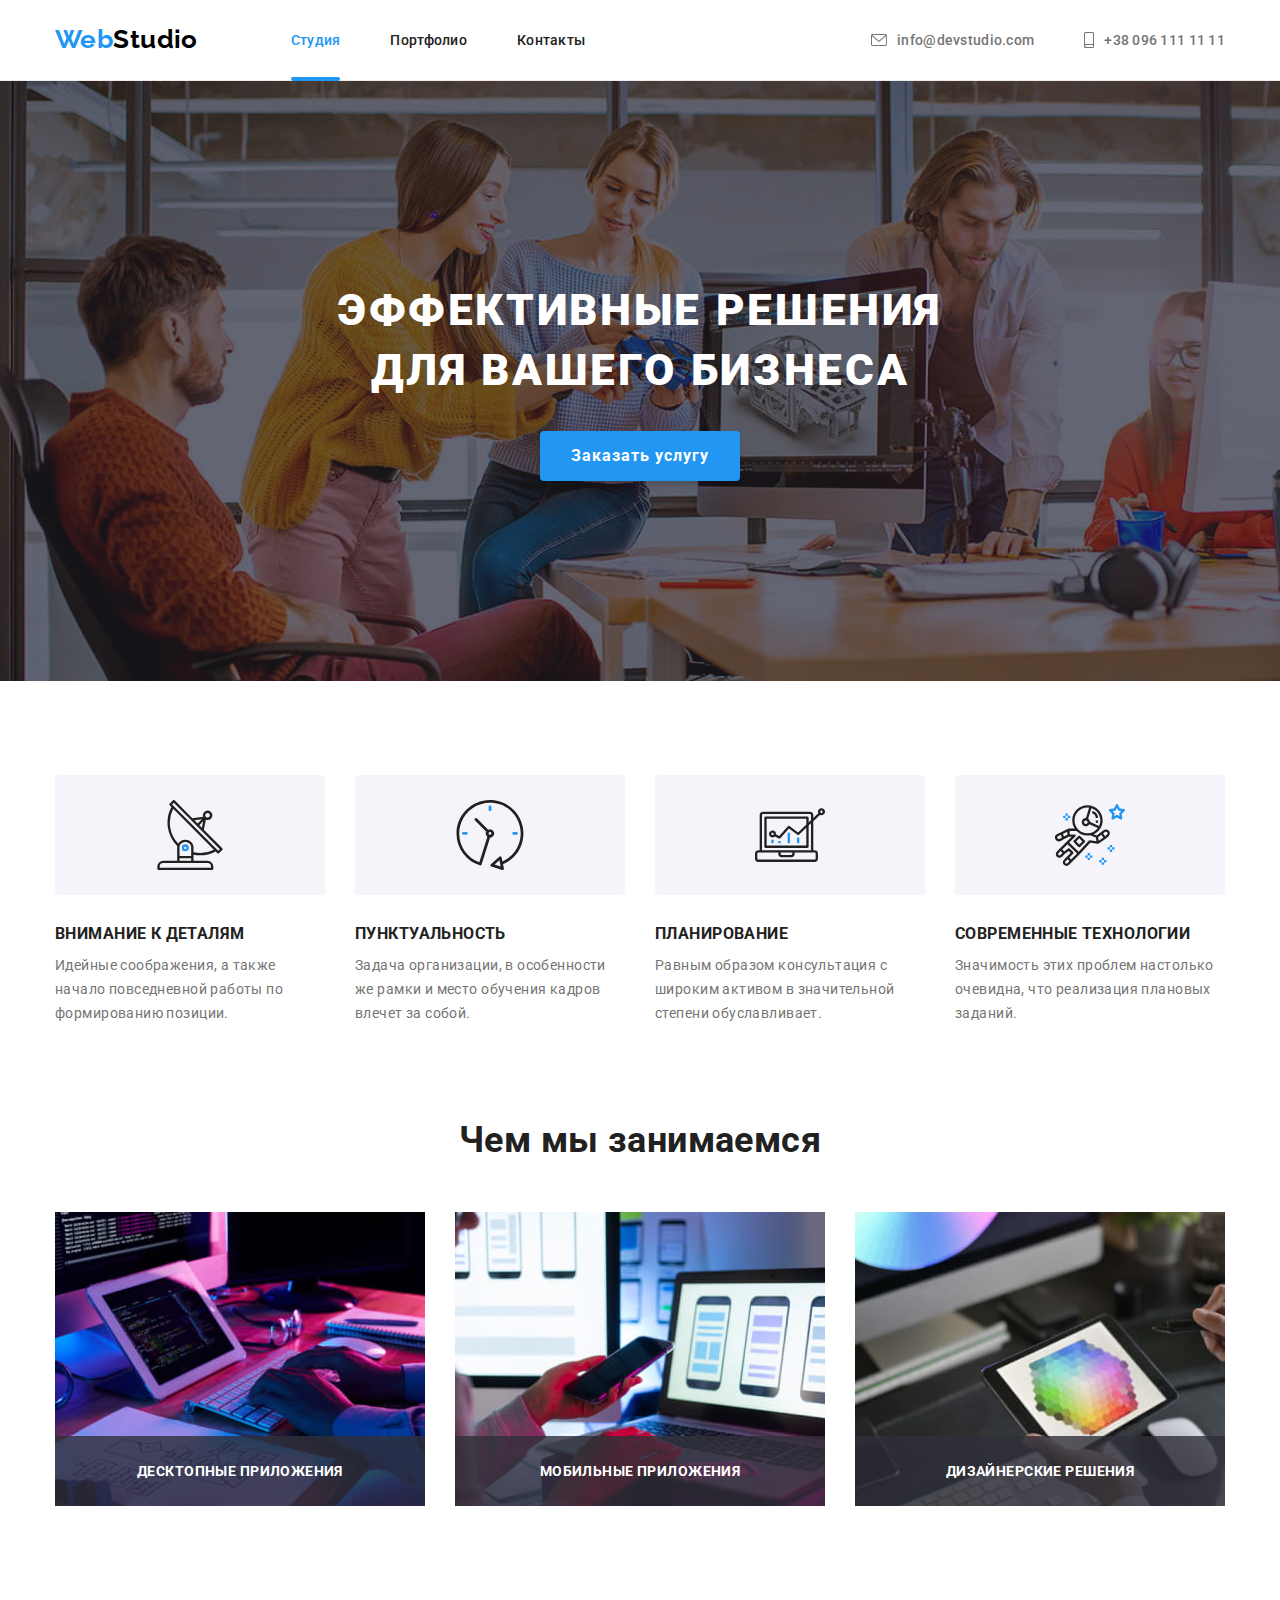
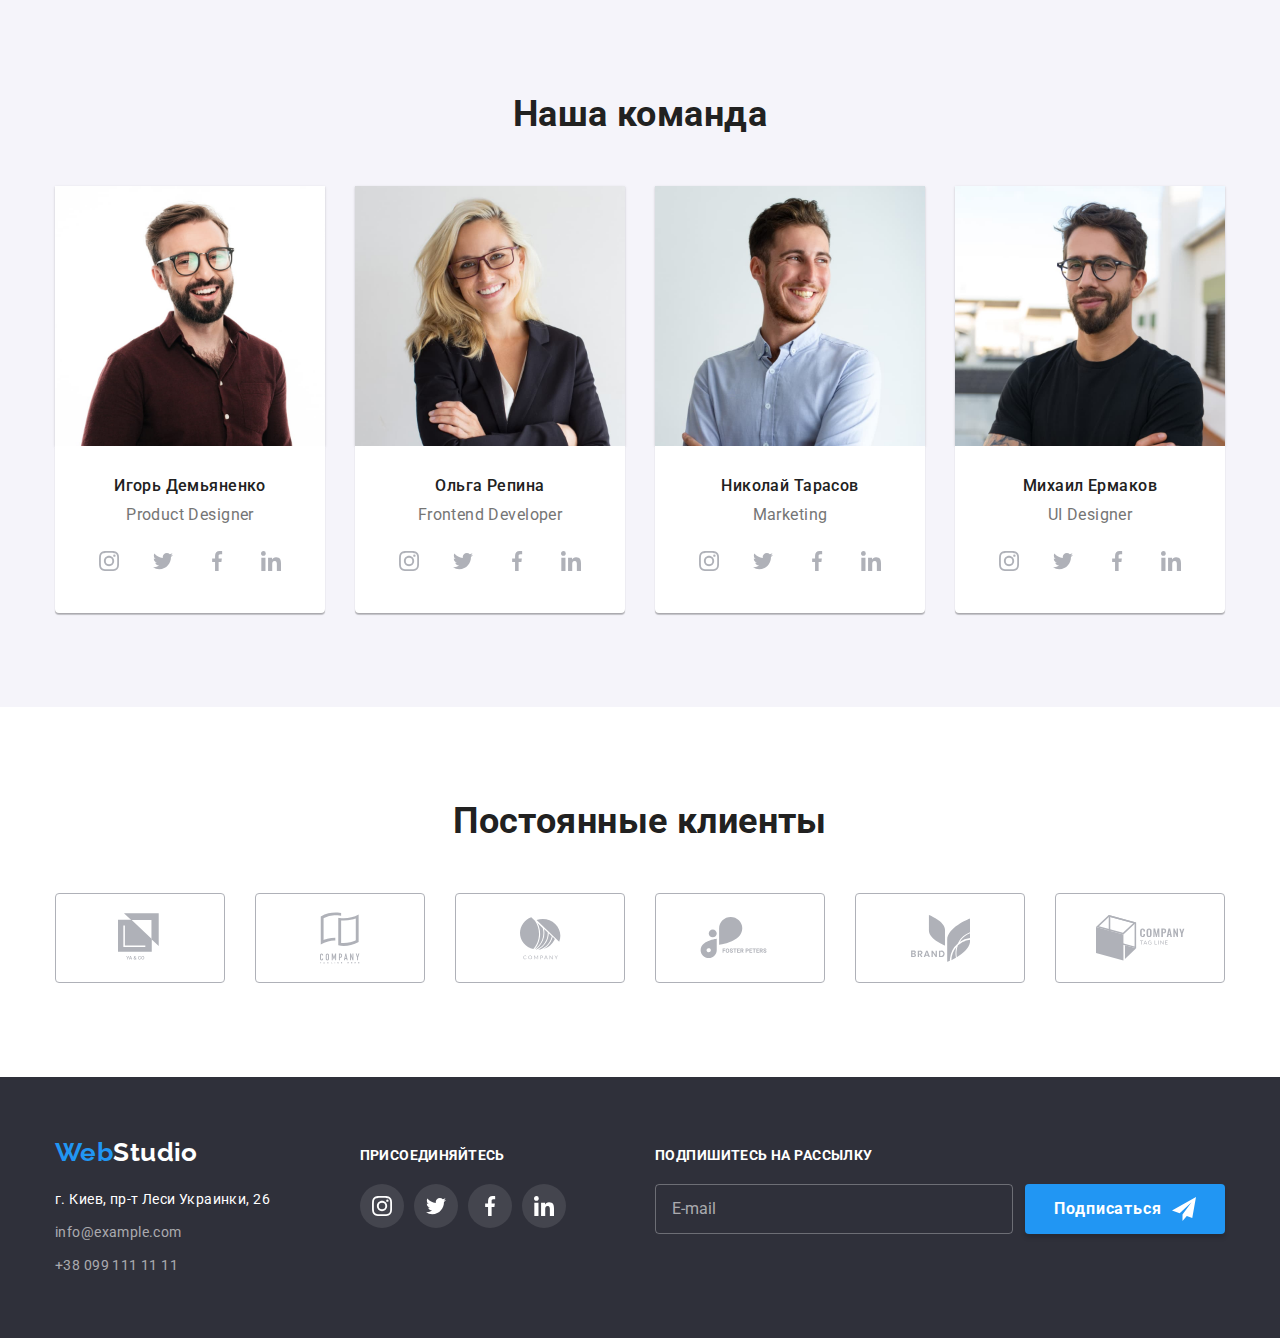
<file: index.html>
<!DOCTYPE html>
<html lang="ru">
    
<head>
    <meta charset="UTF-8">
    <meta name="viewport" content="width=device-width, initial-scale=1.0">
    <title lang="en">WebStudio</title>
    <link rel="preconnect" href="https://fonts.gstatic.com">
    <link rel="stylesheet"
        href="https://fonts.googleapis.com/css2?family=Raleway:wght@700&family=Roboto:wght@400;500;700;900&display=swap"
    />
    <link rel="stylesheet" 
        href="https://cdnjs.cloudflare.com/ajax/libs/modern-normalize/1.0.0/modern-normalize.min.css" 
    />
    <link rel="stylesheet" href="./css/visually-hidden.css"/>
    <link rel="stylesheet" href="./css/main.min.css">
</head>

<body>

    <header class="page-header">
        <div class="main-nav container">
            <!--Navigation area-->
            <a class="logo" href="./index.html" aria-label="логотип сайта" lang="en">
                <span class="logo__accent">Web</span>Studio
            </a>
            <nav class="nav">
                <ul class="nav__list">
                    <li class="nav__item">
                        <a class="nav__link current" href="./index.html">Студия</a>
                    </li>
                    <li class="nav__item">
                        <a class="nav__link" href="./portfolio.html">Портфолио</a>
                    </li>
                    <li class="nav__item">
                        <a class="nav__link" href="#">Контакты</a>
                    </li>
                </ul>
            </nav>
            <!--Contacts area-->
            <address class="contact-info">
                <ul class="contact-info__list">
                    <li class="contact-info__item">
                        <a class="contact-info__link" href="mailto:info@devstudio.com">
                            <svg class="contact-info__icon" width="16px" height="12px" >
                                <use href="./images/sprite.svg#envelope"></use>
                            </svg>
                            <span>info@devstudio.com</span>
                        </a>
                    </li>
                    <li class="contact-info__item">
                        <a class="contact-info__link" href="tel:+380961111111">
                            <svg class="contact-info__icon" width="10px" height="16px">
                                <use href="./images/sprite.svg#smartphone"></use>
                            </svg>
                            <span>+38 096 111 11 11</span>
                        </a>
                    </li>
                </ul>
            </address>
        </div>
    </header>

    <main>
        <!--Hero area-->
            <section class="hero">
                <div class="hero__content container">
                    <h1 class="hero__title">Эффективные решения <br> 
                        для вашего бизнеса</h1>
                    <button type="button" class="btn" data-modal-open>Заказать услугу</button>
                </div>
            </section>

        <!--Our Features-->
        <section class="features section">
            <div class="container">
                <h2 class="visually-hidden">Нашы способности</h2>
                <ul class="features__list">
                    <li class="features__item">
                        <div class="features__icon-container">
                            <svg class="features__icon" width="70px" height="70px">
                                <use href="./images/sprite.svg#antenna"></use>
                            </svg>
                        </div> 
                        <h3 class="features__title">Внимание к деталям</h3>
                        <p class="features__description">Идейные соображения, а также начало повседневной работы по формированию позиции.
                        </p>
                    </li>
                    <li class="features__item">
                        <div class="features__icon-container">
                            <svg class="features__icon" width="70px" height="70px">
                                <use href="./images/sprite.svg#clock"></use>
                            </svg>
                        </div>
                        <h3 class="features__title">Пунктуальность</h3>
                        <p class="features__description">Задача организации, в особенности же рамки и место обучения кадров влечет за
                            собой.</p>
                    </li>
                    <li class="features__item">
                        <div class="features__icon-container">
                            <svg class="features__icon" width="70px" height="70px">
                                <use href="./images/sprite.svg#diagram"></use>
                            </svg>
                        </div>
                        <h3 class="features__title">Планирование</h3>
                        <p class="features__description">Равным образом консультация с широким активом в значительной степени
                            обуславливает.</p>
                    </li>
                    <li class="features__item">
                        <div class="features__icon-container">
                            <svg class="features__icon" width="70px" height="70px">
                                <use href="./images/sprite.svg#astronaut"></use>
                            </svg>
                        </div>
                        <h3 class="features__title">Современные технологии</h3>
                        <p class="features__description">Значимость этих проблем настолько очевидна, что реализация плановых заданий.</p>
                    </li>
                </ul>
            </div>
        </section>

        <!--Scope area-->
        <section class="scope section">
            <div class="container">
                <h2 class="section__title">Чем мы занимаемся</h2>
                <ul class="scope__list">
                    <li class="scope__item">
                        <img src="./images/services/service1.jpg" 
                        alt="Человек печатает на клавиатуре код" 
                        width="370" height="294">
                        <h3 class="scope__header">
                            ДЕСКТОПНЫЕ ПРИЛОЖЕНИЯ
                        </h3>
                    </li>
                    <li class="scope__item">
                        <img src="./images/services/service2.jpg" 
                        alt="Женщина синхронизирует мобильный с лэптопом" 
                        width="370" height="294">
                        <h3 class="scope__header">
                            МОБИЛЬНЫЕ ПРИЛОЖЕНИЯ
                        </h3>
                    </li>
                    <li class="scope__item">
                        <img src="./images/services/service3.jpg" 
                        alt="Рисование на планшете" 
                        width="370" height="294">
                        <h3 class="scope__header">
                            ДИЗАЙНЕРСКИЕ РЕШЕНИЯ
                        </h3>
                    </li>
                </ul>
            </div>
        </section>

        <!--Our Team-->
        <section class="team section">
            <div class="container">
                <h2 class="section__title">Наша команда</h2>
                <ul class="team__list">
                    <li class="team__item">
                        <img class="team__img" src="./images/team/team-member-1.jpg" alt="На фото Игорь Демьяненко" width="270"
                            height="260">
                        <div class="team__text-container">
                            <h3 class="team__title">Игорь Демьяненко</h3>
                            <p class="team__description" lang="en">Product Designer</p>
                            <ul class="socials">
                                <li class="socials__item">
                                    <a href="" class="socials__link" aria-label="Instagram">
                                        <svg class="socials__icon socials-light-theme" width="20px" height="20px">
                                            <use href="./images/sprite.svg#instagram"></use>
                                        </svg>
                                    </a>
                                </li>
                                <li class="socials__item">
                                    <a href="" class="socials__link" aria-label="Twitter">
                                        <svg class="socials__icon socials-light-theme" width="20px" height="20px">
                                            <use href="./images/sprite.svg#twitter"></use>
                                        </svg>
                                    </a>
                                </li>
                                <li class="socials__item">
                                    <a href="" class="socials__link" aria-label="Facebook">
                                        <svg class="socials__icon socials-light-theme" width="20px" height="20px">
                                            <use href="./images/sprite.svg#facebook"></use>
                                        </svg>
                                    </a>
                                </li>
                                <li class="socials__item">
                                    <a href="" class="socials__link" aria-label="Linkedin">
                                        <svg class="socials__icon socials-light-theme" width="20px" height="20px">
                                            <use href="./images/sprite.svg#linkedin"></use>
                                        </svg>
                                    </a>
                                </li>
                            </ul>
                        </div>
                    </li>
                    <li class="team__item">
                        <img class="team__img" src="./images/team/team-member-2.jpg" alt="На фото Ольга Репина" width="270"
                            height="260">
                        <div class="team__text-container">
                            <h3 class="team__title">Ольга Репина</h3>
                            <p class="team__description" lang="en">Frontend Developer</p>
                            <ul class="socials">
                                <li class="socials__item">
                                    <a href="" class="socials__link" aria-label="Instagram">
                                        <svg class="socials__icon socials-light-theme" width="20px" height="20px">
                                            <use href="./images/sprite.svg#instagram"></use>
                                        </svg>
                                    </a>
                                </li>
                                <li class="socials__item">
                                    <a href="" class="socials__link" aria-label="Twitter">
                                        <svg class="socials__icon socials-light-theme" width="20px" height="20px">
                                            <use href="./images/sprite.svg#twitter"></use>
                                        </svg>
                                    </a>
                                </li>
                                <li class="socials__item">
                                    <a href="" class="socials__link" aria-label="Facebook">
                                        <svg class="socials__icon socials-light-theme" width="20px" height="20px">
                                            <use href="./images/sprite.svg#facebook"></use>
                                        </svg>
                                    </a>
                                </li>
                                <li class="socials__item">
                                    <a href="" class="socials__link" aria-label="Linkedin">
                                        <svg class="socials__icon socials-light-theme" width="20px" height="20px">
                                            <use href="./images/sprite.svg#linkedin"></use>
                                        </svg>
                                    </a>
                                </li>
                            </ul>
                        </div>
                    </li>
                    <li class="team__item">
                        <img class="team__img" src="./images/team/team-member-3.jpg" alt="На фото Николай Тарасов" width="270"
                            height="260">
                        <div class="team__text-container">
                            <h3 class="team__title">Николай Тарасов</h3>
                            <p class="team__description" lang="en">Marketing</p>
                            <ul class="socials">
                                <li class="socials__item">
                                    <a href="" class="socials__link" aria-label="Instagram">
                                        <svg class="socials__icon socials-light-theme" width="20px" height="20px">
                                            <use href="./images/sprite.svg#instagram"></use>
                                        </svg>
                                    </a>
                                </li>
                                <li class="socials__item">
                                    <a href="" class="socials__link" aria-label="Twitter">
                                        <svg class="socials__icon socials-light-theme" width="20px" height="20px">
                                            <use href="./images/sprite.svg#twitter"></use>
                                        </svg>
                                    </a>
                                </li>
                                <li class="socials__item">
                                    <a href="" class="socials__link" aria-label="Facebook">
                                        <svg class="socials__icon socials-light-theme" width="20px" height="20px">
                                            <use href="./images/sprite.svg#facebook"></use>
                                        </svg>
                                    </a>
                                </li>
                                <li class="socials__item">
                                    <a href="" class="socials__link" aria-label="Linkedin">
                                        <svg class="socials__icon socials-light-theme" width="20px" height="20px">
                                            <use href="./images/sprite.svg#linkedin"></use>
                                        </svg>
                                    </a>
                                </li>
                            </ul>
                        </div>
                    </li>
                    <li class="team__item">
                        <img class="team__img" src="./images/team/team-member-4.jpg" alt="На фото Михаил Ермаков" width="270"
                            height="260">
                        <div class="team__text-container">
                            <h3 class="team__title">Михаил Ермаков</h3>
                            <p class="team__description" lang="en">UI Designer</p>
                            <ul class="socials">
                                <li class="socials__item">
                                    <a href="" class="socials__link" aria-label="Instagram">
                                        <svg class="socials__icon socials-light-theme" width="20px" height="20px">
                                            <use href="./images/sprite.svg#instagram"></use>
                                        </svg>
                                    </a>
                                </li>
                                <li class="socials__item">
                                    <a href="" class="socials__link" aria-label="Twitter">
                                        <svg class="socials__icon socials-light-theme" width="20px" height="20px">
                                            <use href="./images/sprite.svg#twitter"></use>
                                        </svg>
                                    </a>
                                </li>
                                <li class="socials__item">
                                    <a href="" class="socials__link" aria-label="Facebook">
                                        <svg class="socials__icon socials-light-theme" width="20px" height="20px">
                                            <use href="./images/sprite.svg#facebook"></use>
                                        </svg>
                                    </a>
                                </li>
                                <li class="socials__item">
                                    <a href="" class="socials__link" aria-label="Linkedin">
                                        <svg class="socials__icon socials-light-theme" width="20px" height="20px">
                                            <use href="./images/sprite.svg#linkedin"></use>
                                        </svg>
                                    </a>
                                </li>
                            </ul>
                        </div>
                    </li>
                </ul>
            </div>
        </section>

        <!--Our Team-->
        <section class="clients section">
            <h2 class="section__title">Постоянные клиенты</h2>
            <ul class="clients__list">
                <li class="clients__item">
                    <a class="clients__link" href="" aria-label="client-1">
                        <svg class="clients__icon" width="45px" height="50px">
                            <use href="./images/sprite.svg#logo-1"></use>
                        </svg>
                    </a>
                </li>
                <li class="clients__item">
                    <a class="clients__link" href="" aria-label="client-2">
                        <svg class="clients__icon" width="40px" height="52px">
                            <use href="./images/sprite.svg#logo-2"></use>
                        </svg>
                    </a>
                </li>
                <li class="clients__item">
                    <a class="clients__link" href="" aria-label="client 3">
                        <svg class="clients__icon" width="41px" height="43px">
                            <use href="./images/sprite.svg#logo-3"></use>
                        </svg>
                    </a>
                </li>
                <li class="clients__item">
                    <a class="clients__link" href="" aria-label="client 4">
                        <svg class="clients__icon" width="80px" height="42px">
                            <use href="./images/sprite.svg#logo-4"></use>
                        </svg>
                    </a>
                </li>
                <li class="clients__item">
                    <a class="clients__link" href="" aria-label="client 5">
                        <svg class="clients__icon" width="59px" height="47px">
                            <use href="./images/sprite.svg#logo-5"></use>
                        </svg>
                    </a>
                </li>
                <li class="clients__item">
                    <a class="clients__link" href="" aria-label="client 6">
                        <svg class="clients__icon" width="89px" height="46px">
                            <use href="./images/sprite.svg#logo-6"></use>
                        </svg>
                    </a>
                </li>
            </ul>
        </section>

    </main>

    <!--Footer Info-->
    <footer class="footer">
        <div class="footer__info-container container">
           <div class="footer__contacts">
                <a class="logo footer__logo" href="./index.html" aria-label="логотип сайта" lang="en">
                    <span class="logo__accent">Web</span><span class="logo__dark-theme">Studio</span>
                </a>
                <address class="address">
                    <ul>
                        <li class="address__item">
                            <a class="address__link light-theme" href="https://goo.gl/maps/2tUUcAxCezGDa8WKA" target="_blank"
                                rel="noreferrer noopener">г. Киев, пр-т Леси Украинки, 26</a>
                        </li>
                        <li class="address__item">
                            <a class="address__link" href="mailto:info@example.com">info@example.com</a>
                        </li>
                        <li class="address__item">
                            <a class="address__link" href="tel:+380991111111">+38 099 111 11 11</a>
                        </li>
                    </ul>
                </address>
           </div>
           <div class="footer__socials">
               <strong class="call-to-action">ПРИСОЕДИНЯЙТЕСЬ</strong>
                <ul class="socials">
                    <li class="socials__item">
                        <a href="" class="socials__link footer__socials-link" aria-label="Instagram">
                            <svg class="socials__icon socials-dark-theme" width="20px" height="20px">
                                <use href="./images/sprite.svg#instagram"></use>
                            </svg>
                        </a>
                    </li>
                    <li class="socials__item">
                        <a href="" class="socials__link footer__socials-link" aria-label="Twitter">
                            <svg class="socials__icon socials-dark-theme" width="20px" height="20px">
                                <use href="./images/sprite.svg#twitter"></use>
                            </svg>
                        </a>
                    </li>
                    <li class="socials__item">
                        <a href="" class="socials__link footer__socials-link" aria-label="Facebook">
                            <svg class="socials__icon socials-dark-theme" width="20px" height="20px">
                                <use href="./images/sprite.svg#facebook"></use>
                            </svg>
                        </a>
                    </li>
                    <li class="socials__item">
                        <a href="" class="socials__link footer__socials-link" aria-label="Linkedin">
                            <svg class="socials__icon socials-dark-theme" width="20px" height="20px">
                                <use href="./images/sprite.svg#linkedin"></use>
                            </svg>
                        </a>
                    </li>
                </ul>
           </div>
           <div class="footer__form-wrapper">
               <strong class="call-to-action">Подпишитесь на рассылку</strong>
               <form action="#" class="footer__form">
                   <input type="email" name="user-email" class="footer__form-field" placeholder="E-mail">
                   <button type="submit" class="btn">
                       Подписаться
                    <svg class="footer__btn-icon" width="24px" height="24px">
                        <use href="./images/sprite.svg#send"></use>
                    </svg>
                    </button>
               </form>
           </div>
        </div>
    </footer>

    <!-- Modal Window -->
    <div class="backdrop is-hidden" data-modal>
        <div class="modal">
            <button class="modal__close-btn" type="button" aria-label="Close" data-modal-close>
                <svg class="modal__close-btn-icon" width="18px" height="18px">
                    <use href="./images/sprite.svg#modal-close"></use>
                </svg>
            </button>
            <b class="modal__title">
                Оставьте свои данные, мы вам перезвоним
            </b>
            <form action="#" class="modal__form">
                <label class="modal__form-field">
                    Имя
                    <span class="modal__form-input-wrapper">
                        <input type="text" name="user-name" class="modal__form-input">
                        <svg class="modal__form-icon" width="18px" height="18px">
                            <use href="./images/sprite.svg#modal-person"></use>
                        </svg>
                    </span>
                </label>
                <label class="modal__form-field">
                    Телефон
                    <span class="modal__form-input-wrapper">
                        <input type="tel" name="user-tel" class="modal__form-input">
                        <svg class="modal__form-icon" width="18px" height="18px">
                            <use href="./images/sprite.svg#modal-phone"></use>
                        </svg>
                    </span>
                </label>
                <label class="modal__form-field">
                    Почта
                    <span class="modal__form-input-wrapper">
                        <input type="email" name="user-email" class="modal__form-input">
                        <svg class="modal__form-icon" width="18px" height="18px">
                            <use href="./images/sprite.svg#modal-email"></use>
                        </svg>
                    </span>
                </label>
                <label class="modal__form-field">
                    Комментарий
                    <textarea class="modal__form-comment" name="user-comment" placeholder="Введите текст"></textarea>
                </label>
                <input type="checkbox" name="user-policy" value="policy-accepted" id="user-policy"
                    class="modal__form-policy visually-hidden">
                <label for="user-policy" class="modal__form-policy-text">
                    Соглашаюсь с рассылкой и принимаю &nbsp;
                    <a class="modal__policy-link" href="">Условия договора
                    </a>
                </label>
                <button type="submit" class="btn">
                    Отправить
                </button>
            </form>
        </div>
    </div>

    <script src="./modal.js"></script>
</body>
</html>
</file>
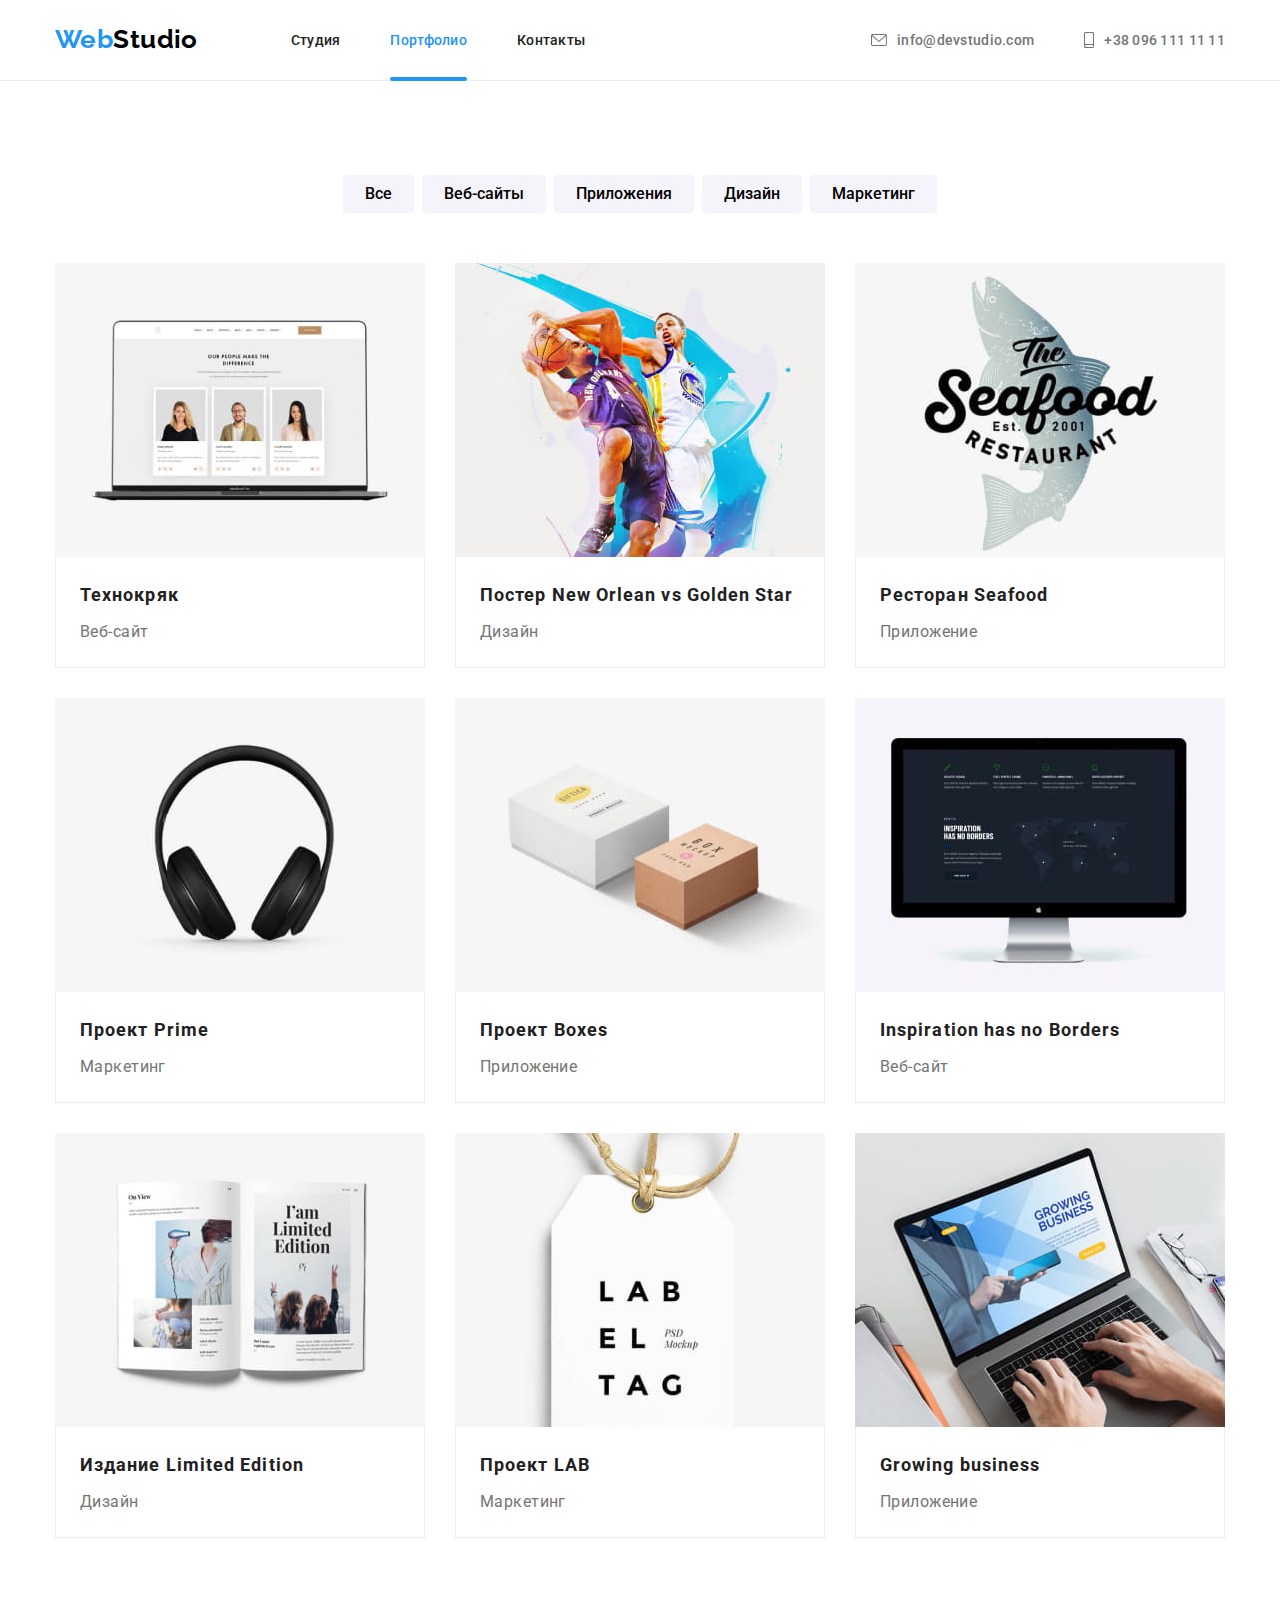
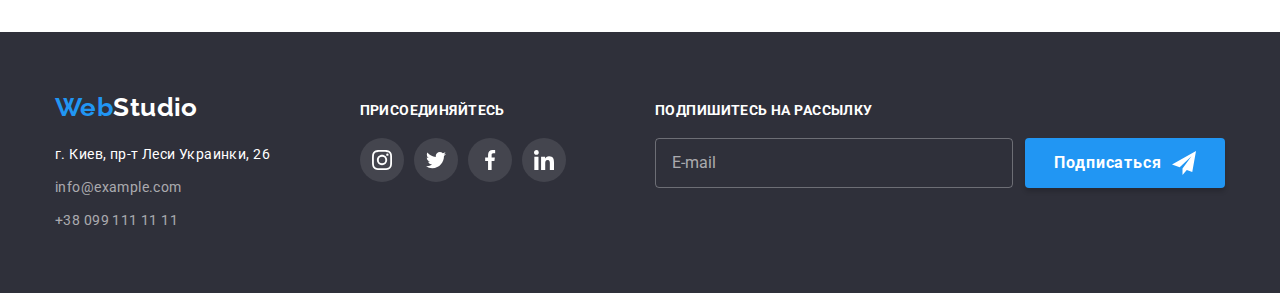
<file: portfolio.html>
<!DOCTYPE html>
<html lang="ru">
<head>
    <meta charset="UTF-8">
    <meta name="viewport" content="width=device-width, initial-scale=1.0">
    <title>Portfolio</title>
    <link rel="preconnect" href="https://fonts.gstatic.com">
    <link rel="stylesheet"
        href="https://fonts.googleapis.com/css2?family=Raleway:wght@700&family=Roboto:wght@400;500;700;900&display=swap"
    />
    <link rel="stylesheet" 
        href="https://cdnjs.cloudflare.com/ajax/libs/modern-normalize/1.0.0/modern-normalize.min.css"
    />
    <link rel="stylesheet" href="./css/visually-hidden.css" />
    <link rel="stylesheet" href="./css/portfolio.min.css">
</head>

<body>

    <header class="page-header">
        <div class="main-nav container">
            <!--Navigation area-->
            <a class="logo" href="./index.html" aria-label="логотип сайта" lang="en">
                <span class="logo__accent">Web</span>Studio
            </a>
            <nav class="nav">
                <ul class="nav__list">
                    <li class="nav__item">
                        <a class="nav__link" href="./index.html">Студия</a>
                    </li>
                    <li class="nav__item">
                        <a class="nav__link current" href="./portfolio.html">Портфолио</a>
                    </li>
                    <li class="nav__item">
                        <a class="nav__link" href="#">Контакты</a>
                    </li>
                </ul>
            </nav>
            <!--Contacts area-->
            <address class="contact-info">
                <ul class="contact-info__list">
                    <li class="contact-info__item">
                        <a class="contact-info__link" href="mailto:info@devstudio.com">
                            <svg class="contact-info__icon" width="16px" height="12px">
                                <use href="./images/sprite.svg#envelope"></use>
                            </svg>
                            <span>info@devstudio.com</span>
                        </a>
                    </li>
                    <li class="contact-info__item">
                        <a class="contact-info__link" href="tel:+380961111111">
                            <svg class="contact-info__icon" width="10px" height="16px">
                                <use href="./images/sprite.svg#smartphone"></use>
                            </svg>
                            <span>+38 096 111 11 11</span>
                        </a>
                    </li>
                </ul>
            </address>
        </div>
    </header>

    <main>
        <!--Projects area-->
        <section class="projects section">
            <div class="container">
                <h1 class="visually-hidden">Нашы Проекты</h1>
                <ul class="projects__nav">
                    <li class="projects__nav-item">
                        <button class="projects__nav-btn" type="button">Все</button>
                    </li>
                    <li class="projects__nav-item">
                        <button class="projects__nav-btn" type="button">Веб-сайты</button>
                    </li>
                    <li class="projects__nav-item">
                        <button class="projects__nav-btn" type="button">Приложения</button>
                    </li>
                    <li class="projects__nav-item">
                        <button class="projects__nav-btn" type="button">Дизайн</button>
                    </li>
                    <li class="projects__nav-item">
                        <button class="projects__nav-btn" type="button">Маркетинг</button>
                    </li>
                </ul>
                <ul class="projects__list">
                    <li class="projects__item">
                        <a class="projects__link" href="">
                            <div class="projects__thumb">
                                <img class="projects__img" 
                                src="images/projects/project-1.jpg" 
                                alt="Проект сайта" width="370" height="294">
                                <p class="projects__description">
                                    Технокряк это современная площадка распространения коронавируса. 
                                    Компании используют эту платформу для цифрового
                                    шпионажа и атак на защищённые сервера конкурентов.
                                </p>
                            </div>
                            <div class="projects__text-container">
                                <h2 class="projects__title">Технокряк</h2>
                                <p class="projects__text">Веб-сайт</p>
                            </div>
                        </a>
                    </li>
                    <li class="projects__item">
                        <a class="projects__link" href="">
                            <div class="projects__thumb">
                                <img class="projects__img" 
                                src="images/projects/project-2.jpg" 
                                alt="Постер для баскетбольного матча" width="370" height="294">
                                <p class="projects__description">
                                    Технокряк это современная площадка распространения коронавируса. 
                                    Компании используют эту платформу для цифрового
                                    шпионажа и атак на защищённые сервера конкурентов.
                                </p>
                            </div>
                            <div class="projects__text-container">
                                <h2 class="projects__title">Постер New Orlean vs Golden Star</h2>
                                <p class="projects__text">Дизайн</p>
                            </div>
                        </a>
                    </li>
                    <li class="projects__item">
                        <a class="projects__link" href="">
                            <div class="projects__thumb">
                                <img class="projects__img" 
                                src="images/projects/project-3.jpg" 
                                alt="Логотим морського ресторана" width="370" height="294">
                                <p class="projects__description">
                                    Технокряк это современная площадка распространения коронавируса. 
                                    Компании используют эту платформу для цифрового
                                    шпионажа и атак на защищённые сервера конкурентов.
                                </p>
                            </div>
                            <div class="projects__text-container">
                                <h2 class="projects__title">Ресторан Seafood</h2>
                                <p class="projects__text">Приложение</p>
                            </div>
                        </a>
                    </li>
                    <li class="projects__item">
                        <a class="projects__link" href="">
                            <div class="projects__thumb">
                                <img class="projects__img" 
                                src="images/projects/project-4.jpg" 
                                alt="Беспроводные наушники Прайм" width="370" height="294">
                                <p class="projects__description">
                                    Технокряк это современная площадка распространения коронавируса.
                                    Компании используют эту платформу для цифрового
                                    шпионажа и атак на защищённые сервера конкурентов.
                                </p>
                            </div>
                            <div class="projects__text-container">
                                <h2 class="projects__title">Проект Prime</h2>
                                <p class="projects__text">Маркетинг</p>
                            </div>
                        </a>
                    </li>
                    <li class="projects__item">
                        <a class="projects__link" href="">
                            <div class="projects__thumb">
                                <img class="projects__img" 
                                src="images/projects/project-5.jpg" 
                                alt="Две Коробки" width="370" height="294">
                                <p class="projects__description">
                                    Технокряк это современная площадка распространения коронавируса.
                                    Компании используют эту платформу для цифрового
                                    шпионажа и атак на защищённые сервера конкурентов.
                                </p>
                            </div>
                            <div class="projects__text-container">
                                <h2 class="projects__title">Проект Boxes</h2>
                                <p class="projects__text">Приложение</p>
                            </div>
                        </a>
                    </li>
                    <li class="projects__item">
                        <a class="projects__link" href="">
                            <div class="projects__thumb">
                                <img class="projects__img" 
                                src="images/projects/project-6.jpg" 
                                alt="Сайт о вдохновение без границ" width="370" height="294">
                                <p class="projects__description">
                                    Технокряк это современная площадка распространения коронавируса.
                                    Компании используют эту платформу для цифрового
                                    шпионажа и атак на защищённые сервера конкурентов.
                                </p>
                            </div>
                            <div class="projects__text-container">
                                <h2 class="projects__title">Inspiration has no Borders</h2>
                                <p class="projects__text">Веб-сайт</p>
                            </div>
                         </a>
                    </li>
                    <li class="projects__item">
                        <a class="projects__link" href="">
                            <div class="projects__thumb">
                                <img class="projects__img" 
                                src="images/projects/project-7.jpg" 
                                alt="Дизайн издания" width="370" height="294">
                                <p class="projects__description">
                                    Технокряк это современная площадка распространения коронавируса.
                                    Компании используют эту платформу для цифрового
                                    шпионажа и атак на защищённые сервера конкурентов.
                                </p>
                            </div>
                            <div class="projects__text-container">
                                <h2 class="projects__title">Издание Limited Edition</h2>
                                <p class="projects__text">Дизайн</p>
                            </div>
                        </a>
                    </li>
                    <li class="projects__item">
                        <a class="projects__link" href="">
                            <div class="projects__thumb">
                                <img class="projects__img" 
                                src="images/projects/project-8.jpg" 
                                alt="Проект Лаб Ель Таг" width="370" height="294">
                                <p class="projects__description">
                                    Технокряк это современная площадка распространения коронавируса.
                                    Компании используют эту платформу для цифрового
                                    шпионажа и атак на защищённые сервера конкурентов.
                                </p>
                            </div>
                            <div class="projects__text-container">
                                <h2 class="projects__title">Проект LAB</h2>
                                <p class="projects__text">Маркетинг</p>
                            </div>
                        </a>
                    </li>
                    <li class="projects__item">
                        <a class="projects__link" href="">
                            <div class="projects__thumb">
                                <img class="projects__img" 
                                src="images/projects/project-9.jpg" 
                                alt="Сайт об развитие бизнеса" width="370" height="294">
                                <p class="projects__description">
                                    Технокряк это современная площадка распространения коронавируса.
                                    Компании используют эту платформу для цифрового
                                    шпионажа и атак на защищённые сервера конкурентов.
                                </p>
                            </div>
                            <div class="projects__text-container">
                                <h2 class="projects__title">Growing business</h2>
                                <p class="projects__text">Приложение</p>
                            </div>
                        </a>
                    </li>
                </ul>
            </div>
        </section>

    </main>

    <!--Footer Info-->
    <footer class="footer">
        <div class="footer__info-container container">
            <div class="footer__contacts">
                <a class="logo footer__logo" href="./index.html" aria-label="логотип сайта" lang="en">
                    <span class="logo__accent">Web</span><span class="logo__dark-theme">Studio</span>
                </a>
                <address class="address">
                    <ul>
                        <li class="address__item">
                            <a class="address__link light-theme" href="https://goo.gl/maps/2tUUcAxCezGDa8WKA"
                                target="_blank" rel="noreferrer noopener">г. Киев, пр-т Леси Украинки, 26</a>
                        </li>
                        <li class="address__item">
                            <a class="address__link" href="mailto:info@example.com">info@example.com</a>
                        </li>
                        <li class="address__item">
                            <a class="address__link" href="tel:+380991111111">+38 099 111 11 11</a>
                        </li>
                    </ul>
                </address>
            </div>
            <div class="footer__socials">
                <strong class="call-to-action">ПРИСОЕДИНЯЙТЕСЬ</strong>
                <ul class="socials">
                    <li class="socials__item">
                        <a href="" class="socials__link footer__socials-link" aria-label="Instagram">
                            <svg class="socials__icon socials-dark-theme" width="20px" height="20px">
                                <use href="./images/sprite.svg#instagram"></use>
                            </svg>
                        </a>
                    </li>
                    <li class="socials__item">
                        <a href="" class="socials__link footer__socials-link" aria-label="Twitter">
                            <svg class="socials__icon socials-dark-theme" width="20px" height="20px">
                                <use href="./images/sprite.svg#twitter"></use>
                            </svg>
                        </a>
                    </li>
                    <li class="socials__item">
                        <a href="" class="socials__link footer__socials-link" aria-label="Facebook">
                            <svg class="socials__icon socials-dark-theme" width="20px" height="20px">
                                <use href="./images/sprite.svg#facebook"></use>
                            </svg>
                        </a>
                    </li>
                    <li class="socials__item">
                        <a href="" class="socials__link footer__socials-link" aria-label="Linkedin">
                            <svg class="socials__icon socials-dark-theme" width="20px" height="20px">
                                <use href="./images/sprite.svg#linkedin"></use>
                            </svg>
                        </a>
                    </li>
                </ul>
            </div>
            <div class="footer__form-wrapper">
                <strong class="call-to-action">Подпишитесь на рассылку</strong>
                <form action="#" class="footer__form">
                    <input type="email" name="user-email" class="footer__form-field" placeholder="E-mail">
                    <button type="submit" class="btn">
                        Подписаться
                        <svg class="footer__btn-icon" width="24px" height="24px">
                            <use href="./images/sprite.svg#send"></use>
                        </svg>
                    </button>
                </form>
            </div>
        </div>
    </footer>
    
</body>
</html>
</file>
<file: css/visually-hidden.css>
.visually-hidden {
  position: absolute;
  width: 1px;
  height: 1px;
  margin: -1px;
  border: 0;
  padding: 0;

  white-space: nowrap;
  clip-path: inset(100%);
  clip: rect(0 0 0 0);
  overflow: hidden;
}
</file>
<file: css/main.min.css>
.visually-hidden{position:absolute;width:1px;height:1px;margin:-1px;border:0;padding:0;white-space:nowrap;clip-path:inset(100%);clip:rect(0 0 0 0);overflow:hidden}:root{--main-font: "Roboto", sans-serif;--secondary-font: "Raleway", sans-serif;--primary-text-color: #212121;--secondary-text-color: #757575;--accent-color: #2196f3;--light-theme-color: #ffffff;--dark-logo-text-color: #000000;--light-bakground-color: #f5f4fa;--dark-background-color: #2f303a;--light-address-link-color: rgba(255, 255, 255, 0.6);--hero-bg-color: #c4c4c4;--socials-icon-light-color: #afb1b8;--timing-function: cubic-bezier(0.4, 0, 0.2, 1)}.btn,.socials__link,.modal__form-policy-text,.features__icon-container,.clients__link{display:flex;align-items:center;justify-content:center}body{font-family:var(--main-font);font-weight:400;font-size:14px;letter-spacing:0.03em;background-color:#ffffff;color:var(--primary-text-color)}ul{list-style:none}a{font-style:normal;text-decoration:none;color:inherit}button{border:none}img{display:block}h1,h2,h3,h4,h5,h6{margin:0}ul,ol{margin:0;padding:0}p{margin:0}.container{width:1200px;padding-left:15px;padding-right:15px;margin:0 auto}.section{padding-top:94px;padding-bottom:94px}.section__title{margin-bottom:50px;font-size:36px;font-weight:700;line-height:1.166;text-align:center}.btn{width:200px;height:50px;margin:auto;border-radius:4px;cursor:pointer;box-shadow:0px 4px 4px rgba(0,0,0,0.15);font-family:inherit;font-size:16px;font-weight:700;line-height:1.875;text-align:center;letter-spacing:0.06em;background-color:var(--accent-color);color:var(--light-theme-color)}.socials{display:flex;justify-content:center}.socials__item:not(:last-child){margin-right:10px}.socials__link{width:44px;height:44px;border-radius:50%;transition:background-color 250ms var(--timing-function)}.socials__link:hover,.socials__link:focus{background-color:var(--accent-color)}.socials__icon{transition:fill 250ms var(--timing-function)}.socials__link:hover .socials__icon,.socials__link:focus .socials__icon{fill:var(--light-theme-color)}.socials__icon.socials-dark-theme{fill:var(--light-theme-color)}.socials__icon.socials-light-theme{fill:var(--socials-icon-light-color)}.logo{padding-top:24px;padding-bottom:25px;margin-right:93px;font-family:var(--secondary-font);font-size:26px;font-weight:700;line-height:1.192;text-decoration:none;color:var(--dark-logo-text-color)}.logo__accent{color:var(--accent-color)}.logo__dark-theme{color:var(--light-theme-color)}.backdrop{position:fixed;top:0;left:0;opacity:1;width:100%;height:100%;background-color:rgba(0,0,0,0.2);transition:opacity 250ms var(--timing-function)}.backdrop.is-hidden{opacity:0;pointer-events:none}.modal{position:absolute;top:50%;left:50%;transform:translate(-50%, -50%) scale(1);padding:40px;min-width:528px;min-height:581px;box-shadow:0px 1px 3px rgba(0,0,0,0.12),0px 1px 1px rgba(0,0,0,0.14),0px 2px 1px rgba(0,0,0,0.2);border-radius:4px;background-color:var(--light-theme-color);transition:transform 500ms var(--timing-function)}.backdrop.is-hidden .modal{transform:translate(-50%, -50%) scale(0)}.modal__close-btn{position:absolute;top:8px;right:8px;padding:5px;padding-bottom:2px;box-sizing:inherit;border-radius:50%;border:1px solid rgba(0,0,0,0.1);background-color:transparent;cursor:pointer;transition:fill 250ms var(--timing-function)}.modal__close-btn:hover,.modal__close-btn:focus{fill:var(--accent-color)}.modal__title{display:inline-block;padding-bottom:12px;font-size:20px;font-weight:700;line-height:1.15;text-align:center;letter-spacing:0.03em}.modal__form{display:flex;flex-direction:column}.modal__form-input-wrapper{position:relative;display:block;margin-top:4px;margin-bottom:10px}.modal__form-input,.modal__form-comment{border:1px solid rgba(33,33,33,0.2);border-radius:4px;outline:none;transition:border-color 250ms var(--timing-function)}.modal__form-input{width:100%;height:40px;padding-left:42px}.modal__form-input:focus{outline:none;border-color:var(--accent-color)}.modal__form-field{font-size:12px;line-height:1.166;letter-spacing:0.01em;color:var(--secondary-text-color)}.modal__form-icon{position:absolute;top:50%;left:12px;transform:translateY(-50%);transition:fill 250ms var(--timing-function)}.modal__form-input:focus+.modal__form-icon,.modal__form-input:hover+.modal__form-icon{fill:var(--accent-color)}.modal__form-comment{width:100%;height:120px;margin-top:4px;margin-bottom:20px;padding:12px 16px;resize:none}.modal__form-comment:focus{outline:none;border-color:var(--accent-color)}.modal__form-comment::placeholder{line-height:1.142;letter-spacing:0.01em;color:rgba(117,117,117,0.5)}.modal__form-policy-text{line-height:1.714;color:var(--secondary-text-color);margin-bottom:30px}.modal__form-policy-text::before{content:"";display:inline-block;width:16px;height:15px;margin-right:7px;background-image:url(../images/modal/modal-checkbox.svg);background-size:contain;background-repeat:no-repeat}.modal__form-policy:checked+.modal__form-policy-text::before{background-image:url(../images/modal/modal-check.svg);background-size:contain;background-repeat:no-repeat}.modal__policy-link{text-decoration:underline;text-decoration-skip-ink:none;color:var(--accent-color)}.page-header{border-bottom:1px solid #ececec}.main-nav{display:flex;align-items:center}.nav__list{display:flex;margin-top:0;margin-bottom:0;padding-left:0}.nav__item+.nav__item{margin-left:50px}.nav__link{position:relative;display:block;padding-top:32px;padding-bottom:32px;font-weight:500;line-height:1.142;letter-spacing:0.02em;color:var(--primary-text-color);transition:color 250ms var(--timing-function)}.nav__link:hover,.nav__link:focus{color:var(--accent-color);scroll-behavior:smooth}.nav__link.current{color:var(--accent-color)}.nav__link.current:after{content:"";position:absolute;bottom:-1px;left:0;width:100%;height:4px;border-radius:2px;background-color:var(--accent-color)}.contact-info{margin-left:auto}.contact-info__list{display:flex;margin-top:0;margin-bottom:0;padding-left:0}.contact-info__item+.contact-info__item{margin-left:50px}.contact-info__link{display:flex;align-items:center;padding-top:32px;padding-bottom:32px;font-family:inherit;font-weight:500;line-height:1.142;letter-spacing:0.02em;color:var(--secondary-text-color);transition:color 250ms var(--timing-function)}.contact-info__link:hover,.contact-info__link:focus{color:var(--accent-color);scroll-behavior:smooth}.contact-info__icon{margin-right:10px;fill:currentColor}.hero{background-color:var(--hero-bg-color);background-image:linear-gradient(rgba(47,48,58,0.4), rgba(47,48,58,0.4)),url(../images/hero/bg.jpg);background-repeat:no-repeat;background-size:cover;text-align:center}.hero__content.container{padding-top:200px;padding-bottom:200px}.hero__title{margin-top:0;margin-bottom:30px;font-size:44px;font-weight:900;line-height:1.363;letter-spacing:0.06em;text-transform:uppercase;color:var(--light-theme-color)}.features__list{display:flex}.features__icon-container{width:270px;height:120px;border-radius:4px;margin-bottom:30px;background-color:var(--light-bakground-color)}.features__item+.features__item{margin-left:30px}.features__title{margin-bottom:10px;font-weight:700;line-height:1.142;text-transform:uppercase}.features__description{display:inline-block;min-width:270px;line-height:1.714;color:var(--secondary-text-color)}.scope.section{padding-top:0}.scope__list{display:flex;justify-content:space-between}.scope__item{position:relative}.scope__header{position:absolute;bottom:0;display:block;text-align:center;width:100%;padding:27px 0;font-size:14px;font-weight:700;line-height:1.142;color:var(--light-theme-color);background-color:rgba(47,48,58,0.8)}.team.section{background-color:var(--light-bakground-color)}.team__list{display:flex;justify-content:space-between}.team__text-container{display:inline-block;min-width:270px;padding:30px 32px;border-radius:0px 0px 4px 4px;box-shadow:0px 1px 1px rgba(0,0,0,0.14),0px 2px 1px rgba(0,0,0,0.2);text-align:center;background-color:var(--light-theme-color)}.team__img{box-shadow:0px 1px 3px rgba(0,0,0,0.12),0px 1px 1px rgba(0,0,0,0.14)}.team__title{margin-bottom:10px;font-size:16px;font-weight:500;line-height:1.187}.team__description{margin-bottom:16px;font-size:16px;line-height:1.187;color:var(--secondary-text-color)}.clients__list{display:flex;justify-content:center}.clients__link{width:170px;height:90px;border:1px solid var(--socials-icon-light-color);border-radius:4px;transition:border-color 250ms var(--timing-function)}.clients__link:hover,.clients__link:focus{border-color:var(--accent-color)}.clients__item:not(:last-child){margin-right:30px}.clients__icon{fill:var(--socials-icon-light-color);transition:fill 250ms var(--timing-function)}.clients__link:hover .clients__icon,.clients__link:focus .clients__icon{fill:var(--accent-color)}.footer{padding-top:60px;padding-bottom:60px;background-color:var(--dark-background-color)}.footer__info-container{display:flex;justify-content:space-between}.footer__socials{padding-top:10px}.footer__socials-link{background-color:rgba(255,255,255,0.1)}.footer__logo{display:inline-block;margin-bottom:20px;margin-right:0;padding:0}.address__link{display:inline-block;line-height:1.714;color:var(--light-address-link-color)}.address__link.light-theme{color:var(--light-theme-color)}.address__item:not(:last-child){margin-bottom:9px}.call-to-action{display:block;margin-bottom:20px;color:var(--light-theme-color);text-transform:uppercase}.footer__form-wrapper{padding-top:10px}.footer__form{display:flex}.footer__form-field{width:358px;height:50px;padding-left:16px;margin-right:12px;outline:none;border:1px solid rgba(255,255,255,0.3);border-radius:4px;background-color:transparent;color:var(--light-theme-color)}.footer__form-field::placeholder{font-size:16px;line-height:1.25;color:rgba(255,255,255,0.6)}.footer__btn-icon{margin-left:10px}.projects__nav{display:flex;justify-content:center;margin-bottom:50px}.projects__nav-item+.projects__nav-item{margin-left:8px}.projects__nav-btn{border-radius:4px;padding:6px 22px;cursor:pointer;font-family:inherit;font-size:16px;font-weight:500;line-height:1.625;text-align:center;background-color:var(--light-bakground-color);transition:color 250ms var(--timing-function),background-color 250ms var(--timing-function),box-shadow 250ms var(--timing-function)}.projects__nav-btn:hover,.projects__nav-btn:focus{background-color:var(--accent-color);color:var(--light-theme-color);box-shadow:0px 3px 1px rgba(0,0,0,0.1),0px 1px 2px rgba(0,0,0,0.08),0px 2px 2px rgba(0,0,0,0.12)}.projects__list{display:flex;flex-wrap:wrap}.projects__item{margin-right:30px;margin-bottom:30px;transition:box-shadow 250ms var(--timing-function)}.projects__item:nth-child(3n){margin-right:0}.projects__item:nth-last-child(-n+3){margin-bottom:0}.projects__item:hover{box-shadow:0px 1px 1px rgba(0,0,0,0.12),0px 4px 4px rgba(0,0,0,0.06),1px 4px 6px rgba(0,0,0,0.16)}.projects__link{padding-bottom:27px}.projects__link:focus{box-shadow:0px 1px 1px rgba(0,0,0,0.12),0px 4px 4px rgba(0,0,0,0.06),1px 4px 6px rgba(0,0,0,0.16)}.projects__text-container{display:inline-block;min-width:370px;border:1px solid #eeeeee;border-top:transparent;padding:20px 24px}.projects__title{margin-bottom:4px;font-size:18px;font-weight:700;line-height:2;letter-spacing:0.06em}.projects__text{font-size:16px;line-height:1.875;color:var(--secondary-text-color)}.projects__thumb{position:relative;overflow:hidden}.projects__thumb::after{content:"";position:absolute;display:inline-block;top:0;left:0;transform:translateY(100%);width:100%;height:100%;opacity:0;pointer-events:none;background-color:rgba(33,150,243,0.9);transition:opacity 250ms var(--timing-function),transform 250ms var(--timing-function)}.projects__item:hover .projects__thumb::after{opacity:1;transform:translateY(0)}.projects__link:focus .projects__thumb::after{opacity:1;transform:translateY(0)}.projects__description{position:absolute;display:inline-block;top:0;left:0;transform:translateY(100%);padding:63px 24px;z-index:100;width:100%;height:100%;opacity:0;pointer-events:none;font-size:18px;font-weight:400;line-height:1.555;color:#ffffff;transition:opacity 250ms var(--timing-function),transform 250ms var(--timing-function)}.projects__item:hover .projects__description{opacity:1;transform:translateY(0)}.projects__link:focus .projects__description{opacity:1;transform:translateY(0)}
/*# sourceMappingURL=main.min.css.map */
</file>
<file: css/portfolio.min.css>
.visually-hidden{position:absolute;width:1px;height:1px;margin:-1px;border:0;padding:0;white-space:nowrap;clip-path:inset(100%);clip:rect(0 0 0 0);overflow:hidden}:root{--main-font: "Roboto", sans-serif;--secondary-font: "Raleway", sans-serif;--primary-text-color: #212121;--secondary-text-color: #757575;--accent-color: #2196f3;--light-theme-color: #ffffff;--dark-logo-text-color: #000000;--light-bakground-color: #f5f4fa;--dark-background-color: #2f303a;--light-address-link-color: rgba(255, 255, 255, 0.6);--hero-bg-color: #c4c4c4;--socials-icon-light-color: #afb1b8;--timing-function: cubic-bezier(0.4, 0, 0.2, 1)}.btn,.socials__link{display:flex;align-items:center;justify-content:center}body{font-family:var(--main-font);font-weight:400;font-size:14px;letter-spacing:0.03em;background-color:#ffffff;color:var(--primary-text-color)}ul{list-style:none}a{font-style:normal;text-decoration:none;color:inherit}button{border:none}img{display:block}h1,h2,h3,h4,h5,h6{margin:0}ul,ol{margin:0;padding:0}p{margin:0}.container{width:1200px;padding-left:15px;padding-right:15px;margin:0 auto}.section{padding-top:94px;padding-bottom:94px}.section__title{margin-bottom:50px;font-size:36px;font-weight:700;line-height:1.166;text-align:center}.btn{width:200px;height:50px;margin:auto;border-radius:4px;cursor:pointer;box-shadow:0px 4px 4px rgba(0,0,0,0.15);font-family:inherit;font-size:16px;font-weight:700;line-height:1.875;text-align:center;letter-spacing:0.06em;background-color:var(--accent-color);color:var(--light-theme-color)}.socials{display:flex;justify-content:center}.socials__item:not(:last-child){margin-right:10px}.socials__link{width:44px;height:44px;border-radius:50%;transition:background-color 250ms var(--timing-function)}.socials__link:hover,.socials__link:focus{background-color:var(--accent-color)}.socials__icon{transition:fill 250ms var(--timing-function)}.socials__link:hover .socials__icon,.socials__link:focus .socials__icon{fill:var(--light-theme-color)}.socials__icon.socials-dark-theme{fill:var(--light-theme-color)}.socials__icon.socials-light-theme{fill:var(--socials-icon-light-color)}.logo{padding-top:24px;padding-bottom:25px;margin-right:93px;font-family:var(--secondary-font);font-size:26px;font-weight:700;line-height:1.192;text-decoration:none;color:var(--dark-logo-text-color)}.logo__accent{color:var(--accent-color)}.logo__dark-theme{color:var(--light-theme-color)}.page-header{border-bottom:1px solid #ececec}.main-nav{display:flex;align-items:center}.nav__list{display:flex;margin-top:0;margin-bottom:0;padding-left:0}.nav__item+.nav__item{margin-left:50px}.nav__link{position:relative;display:block;padding-top:32px;padding-bottom:32px;font-weight:500;line-height:1.142;letter-spacing:0.02em;color:var(--primary-text-color);transition:color 250ms var(--timing-function)}.nav__link:hover,.nav__link:focus{color:var(--accent-color);scroll-behavior:smooth}.nav__link.current{color:var(--accent-color)}.nav__link.current:after{content:"";position:absolute;bottom:-1px;left:0;width:100%;height:4px;border-radius:2px;background-color:var(--accent-color)}.contact-info{margin-left:auto}.contact-info__list{display:flex;margin-top:0;margin-bottom:0;padding-left:0}.contact-info__item+.contact-info__item{margin-left:50px}.contact-info__link{display:flex;align-items:center;padding-top:32px;padding-bottom:32px;font-family:inherit;font-weight:500;line-height:1.142;letter-spacing:0.02em;color:var(--secondary-text-color);transition:color 250ms var(--timing-function)}.contact-info__link:hover,.contact-info__link:focus{color:var(--accent-color);scroll-behavior:smooth}.contact-info__icon{margin-right:10px;fill:currentColor}.footer{padding-top:60px;padding-bottom:60px;background-color:var(--dark-background-color)}.footer__info-container{display:flex;justify-content:space-between}.footer__socials{padding-top:10px}.footer__socials-link{background-color:rgba(255,255,255,0.1)}.footer__logo{display:inline-block;margin-bottom:20px;margin-right:0;padding:0}.address__link{display:inline-block;line-height:1.714;color:var(--light-address-link-color)}.address__link.light-theme{color:var(--light-theme-color)}.address__item:not(:last-child){margin-bottom:9px}.call-to-action{display:block;margin-bottom:20px;color:var(--light-theme-color);text-transform:uppercase}.footer__form-wrapper{padding-top:10px}.footer__form{display:flex}.footer__form-field{width:358px;height:50px;padding-left:16px;margin-right:12px;outline:none;border:1px solid rgba(255,255,255,0.3);border-radius:4px;background-color:transparent;color:var(--light-theme-color)}.footer__form-field::placeholder{font-size:16px;line-height:1.25;color:rgba(255,255,255,0.6)}.footer__btn-icon{margin-left:10px}.projects__nav{display:flex;justify-content:center;margin-bottom:50px}.projects__nav-item+.projects__nav-item{margin-left:8px}.projects__nav-btn{border-radius:4px;padding:6px 22px;cursor:pointer;font-family:inherit;font-size:16px;font-weight:500;line-height:1.625;text-align:center;background-color:var(--light-bakground-color);transition:color 250ms var(--timing-function),background-color 250ms var(--timing-function),box-shadow 250ms var(--timing-function)}.projects__nav-btn:hover,.projects__nav-btn:focus{background-color:var(--accent-color);color:var(--light-theme-color);box-shadow:0px 3px 1px rgba(0,0,0,0.1),0px 1px 2px rgba(0,0,0,0.08),0px 2px 2px rgba(0,0,0,0.12)}.projects__list{display:flex;flex-wrap:wrap}.projects__item{margin-right:30px;margin-bottom:30px;transition:box-shadow 250ms var(--timing-function)}.projects__item:nth-child(3n){margin-right:0}.projects__item:nth-last-child(-n+3){margin-bottom:0}.projects__item:hover{box-shadow:0px 1px 1px rgba(0,0,0,0.12),0px 4px 4px rgba(0,0,0,0.06),1px 4px 6px rgba(0,0,0,0.16)}.projects__link{padding-bottom:27px}.projects__link:focus{box-shadow:0px 1px 1px rgba(0,0,0,0.12),0px 4px 4px rgba(0,0,0,0.06),1px 4px 6px rgba(0,0,0,0.16)}.projects__text-container{display:inline-block;min-width:370px;border:1px solid #eeeeee;border-top:transparent;padding:20px 24px}.projects__title{margin-bottom:4px;font-size:18px;font-weight:700;line-height:2;letter-spacing:0.06em}.projects__text{font-size:16px;line-height:1.875;color:var(--secondary-text-color)}.projects__thumb{position:relative;overflow:hidden}.projects__thumb::after{content:"";position:absolute;display:inline-block;top:0;left:0;transform:translateY(100%);width:100%;height:100%;opacity:0;pointer-events:none;background-color:rgba(33,150,243,0.9);transition:opacity 250ms var(--timing-function),transform 250ms var(--timing-function)}.projects__item:hover .projects__thumb::after{opacity:1;transform:translateY(0)}.projects__link:focus .projects__thumb::after{opacity:1;transform:translateY(0)}.projects__description{position:absolute;display:inline-block;top:0;left:0;transform:translateY(100%);padding:63px 24px;z-index:100;width:100%;height:100%;opacity:0;pointer-events:none;font-size:18px;font-weight:400;line-height:1.555;color:#ffffff;transition:opacity 250ms var(--timing-function),transform 250ms var(--timing-function)}.projects__item:hover .projects__description{opacity:1;transform:translateY(0)}.projects__link:focus .projects__description{opacity:1;transform:translateY(0)}
/*# sourceMappingURL=portfolio.min.css.map */
</file>
